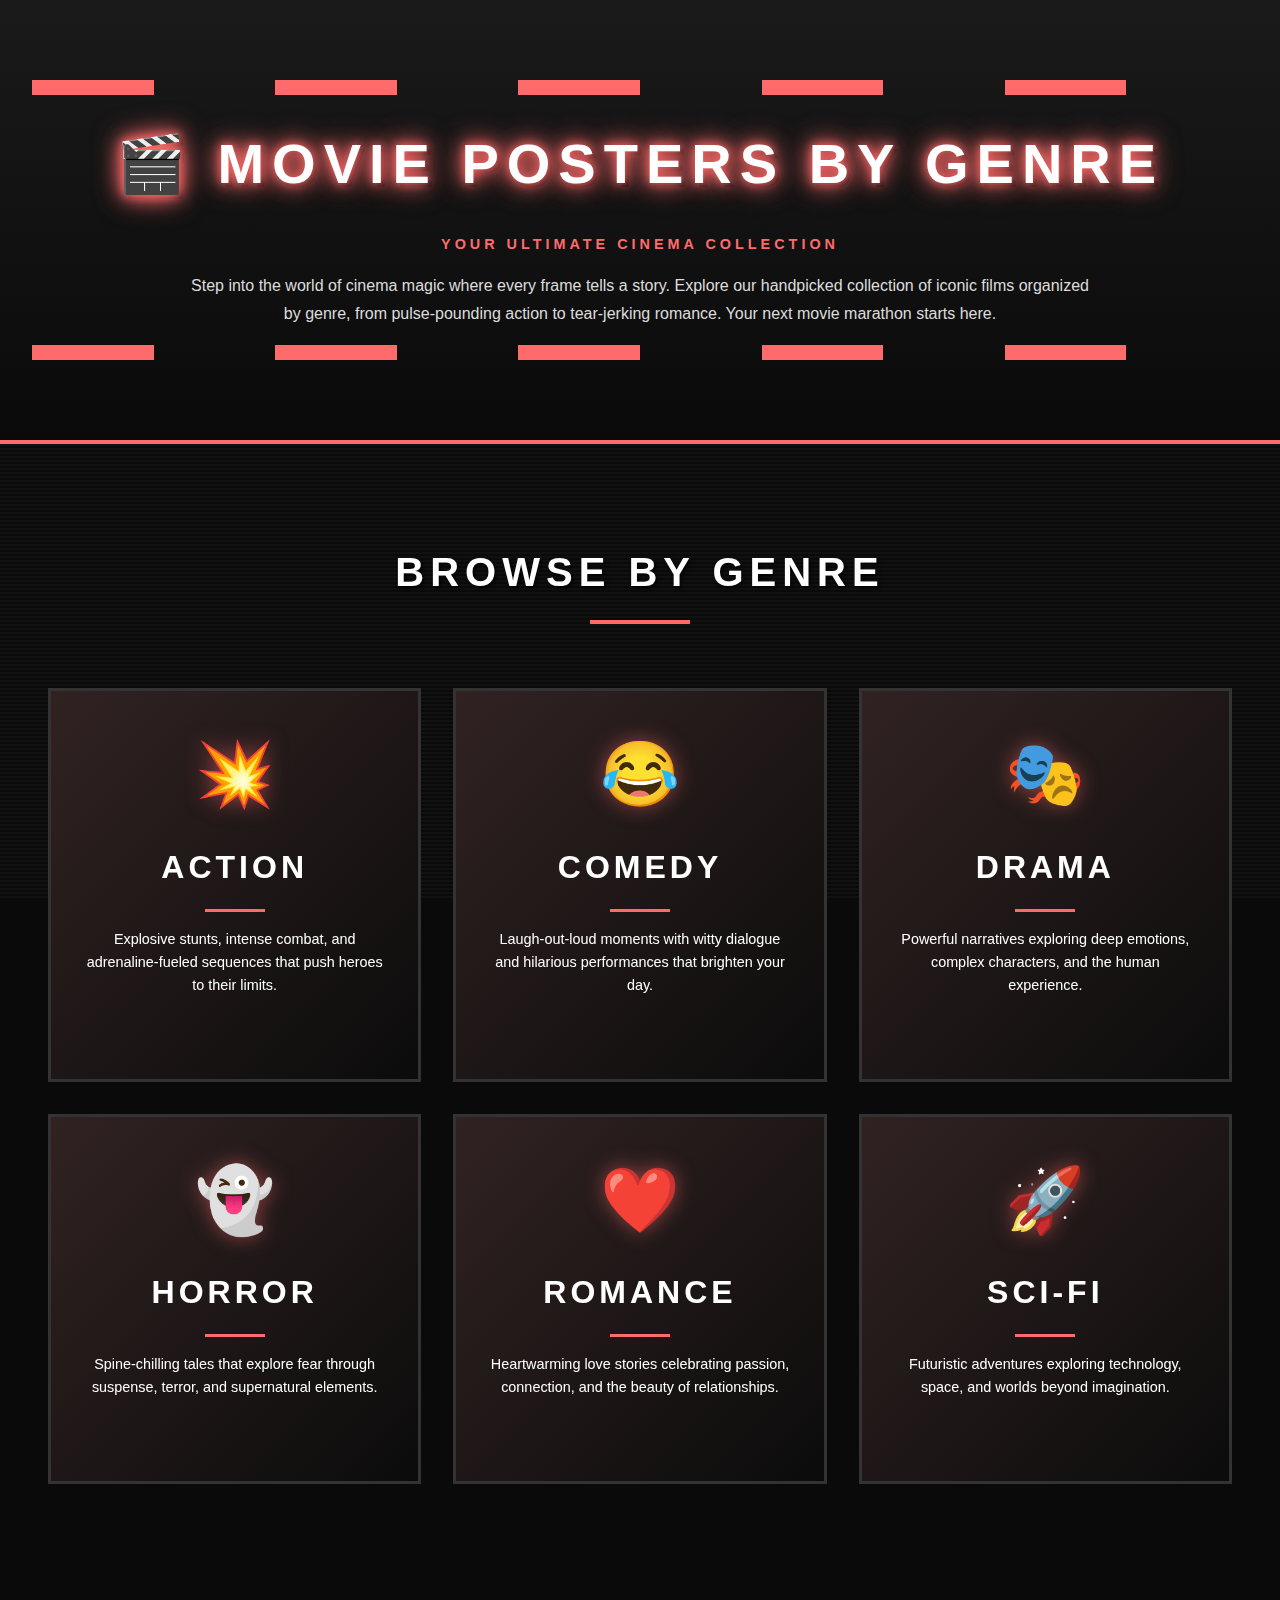
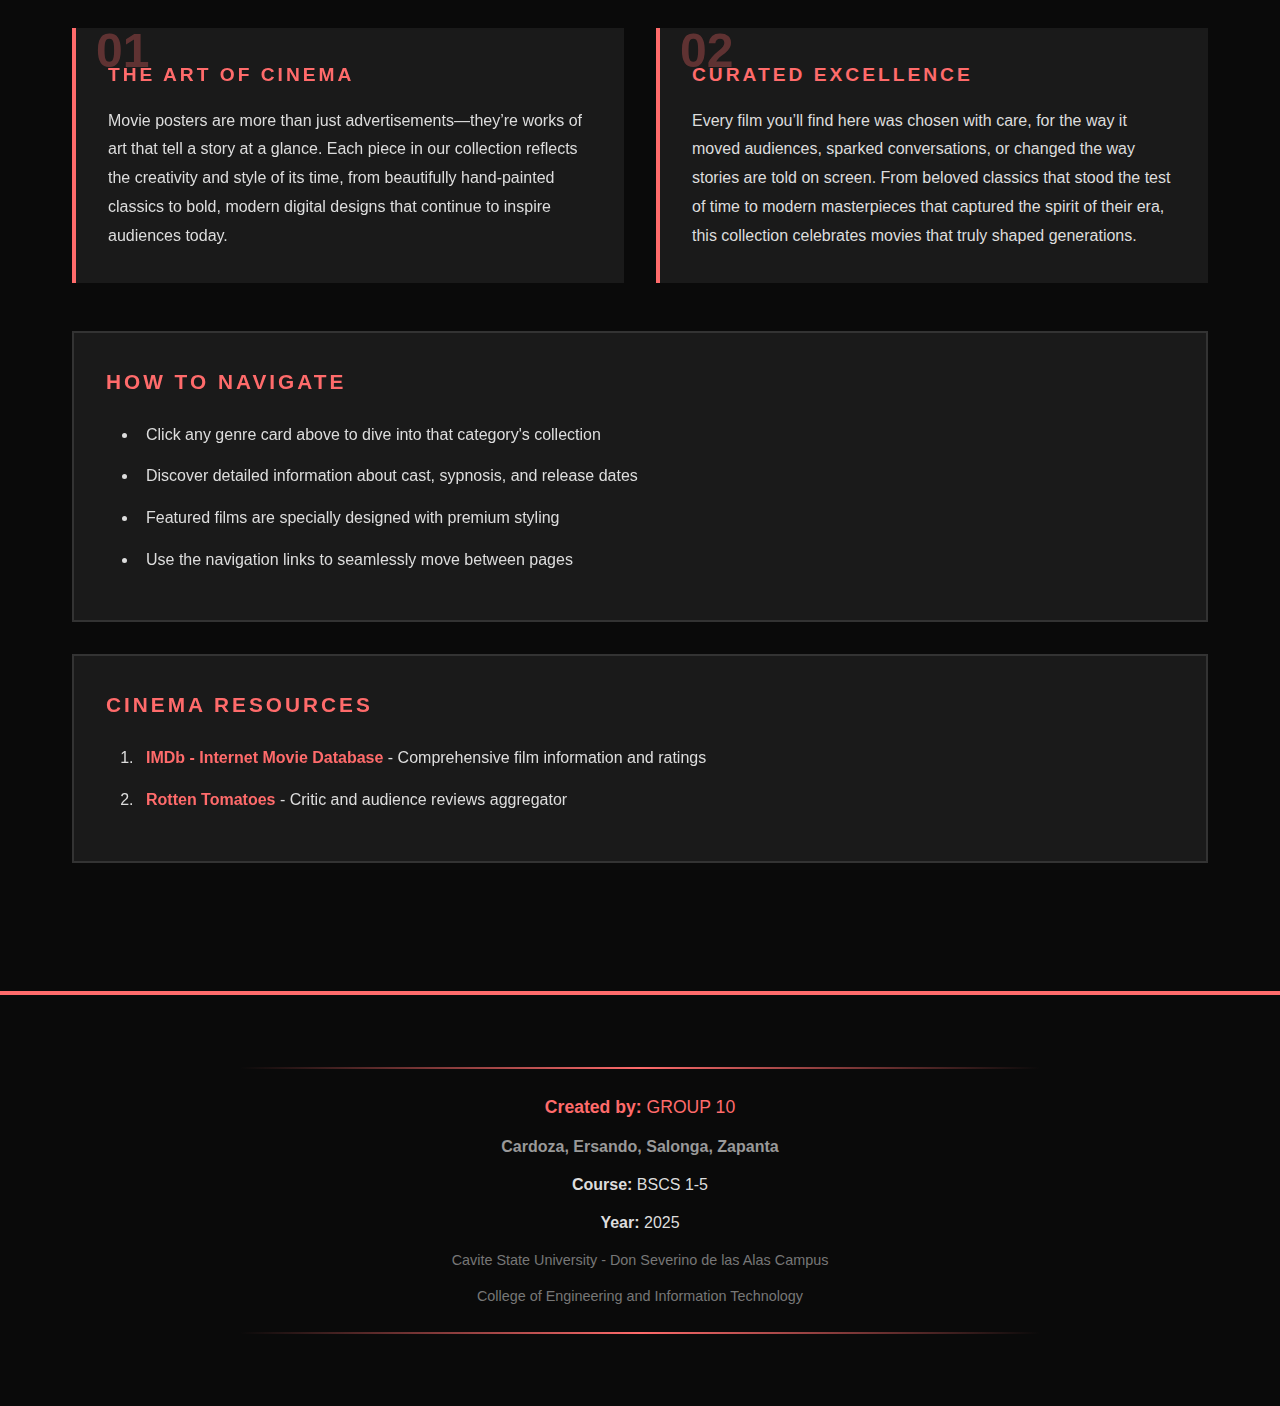
<file: index.html>
<!DOCTYPE html>
<html lang="en">
<head>
    <meta charset="UTF-8">
    <meta name="viewport" content="width=device-width, initial-scale=1.0">
    <title>Movie Posters by Genre
    </title>
    <link rel="stylesheet" href="style.css">
</head>
<body>
    <div class="cinema-grain"></div>
    
    <header>
        <div class="header-content">
            <div class="film-strip-top"></div>
            <h1>🎬 MOVIE POSTERS BY GENRE</h1>
            <div class="tagline">YOUR ULTIMATE CINEMA COLLECTION</div>
            <p class="intro">Step into the world of cinema magic where every frame tells a story. Explore our handpicked collection of iconic films organized by genre, from pulse-pounding action to tear-jerking romance. Your next movie marathon starts here.</p>
            <div class="film-strip-bottom"></div>
        </div>
    </header>

    <section class="genre-navigation">
        <h2 class="section-title">BROWSE BY GENRE</h2>
        <div class="genre-grid">
            <a href="action.html" class="genre-card action-card">
                <div class="card-overlay"></div>
                <div class="genre-content">
                    <div class="genre-icon">💥</div>
                    <h3>ACTION</h3>
                    <div class="genre-divider"></div>
                    <p>Explosive stunts, intense combat, and adrenaline-fueled sequences that push heroes to their limits.</p>
                    <span class="view-more">EXPLORE NOW →</span>
                </div>
            </a>

            <a href="comedy.html" class="genre-card comedy-card">
                <div class="card-overlay"></div>
                <div class="genre-content">
                    <div class="genre-icon">😂</div>
                    <h3>COMEDY</h3>
                    <div class="genre-divider"></div>
                    <p>Laugh-out-loud moments with witty dialogue and hilarious performances that brighten your day.</p>
                    <span class="view-more">EXPLORE NOW →</span>
                </div>
            </a>

            <a href="drama.html" class="genre-card drama-card">
                <div class="card-overlay"></div>
                <div class="genre-content">
                    <div class="genre-icon">🎭</div>
                    <h3>DRAMA</h3>
                    <div class="genre-divider"></div>
                    <p>Powerful narratives exploring deep emotions, complex characters, and the human experience.</p>
                    <span class="view-more">EXPLORE NOW →</span>
                </div>
            </a>

            <a href="horror.html" class="genre-card horror-card">
                <div class="card-overlay"></div>
                <div class="genre-content">
                    <div class="genre-icon">👻</div>
                    <h3>HORROR</h3>
                    <div class="genre-divider"></div>
                    <p>Spine-chilling tales that explore fear through suspense, terror, and supernatural elements.</p>
                    <span class="view-more">EXPLORE NOW →</span>
                </div>
            </a>

            <a href="romance.html" class="genre-card romance-card">
                <div class="card-overlay"></div>
                <div class="genre-content">
                    <div class="genre-icon">❤️</div>
                    <h3>ROMANCE</h3>
                    <div class="genre-divider"></div>
                    <p>Heartwarming love stories celebrating passion, connection, and the beauty of relationships.</p>
                    <span class="view-more">EXPLORE NOW →</span>
                </div>
            </a>

            <a href="scifi.html" class="genre-card scifi-card">
                <div class="card-overlay"></div>
                <div class="genre-content">
                    <div class="genre-icon">🚀</div>
                    <h3>SCI-FI</h3>
                    <div class="genre-divider"></div>
                    <p>Futuristic adventures exploring technology, space, and worlds beyond imagination.</p>
                    <span class="view-more">EXPLORE NOW →</span>
                </div>
            </a>
        </div>
    </section>

    <section class="website-info">
        <div class="info-container">
            <article class="info-box">
                <div class="info-number">01</div>
                <h3>THE ART OF CINEMA</h3>
                <p>Movie posters are more than just advertisements—they’re works of art that tell a story at a glance. Each piece in our collection reflects the creativity and style of its time, from beautifully hand-painted classics to bold, modern digital designs that continue to inspire audiences today.</p>
            </article>
            
            <article class="info-box">
                <div class="info-number">02</div>
                <h3>CURATED EXCELLENCE</h3>
                <p>Every film you’ll find here was chosen with care, for the way it moved audiences, sparked conversations, or changed the way stories are told on screen. From beloved classics that stood the test of time to modern masterpieces that captured the spirit of their era, this collection celebrates movies that truly shaped generations.</p>
            </article>
        </div>
        
        <div class="navigation-guide">
            <h3>HOW TO NAVIGATE</h3>
            <ul class="guide-list">
                <li>Click any genre card above to dive into that category's collection</li>
                <li>Discover detailed information about cast, sypnosis, and release dates</li>
                <li>Featured films are specially designed with premium styling</li>
                <li>Use the navigation links to seamlessly move between pages</li>
            </ul>
        </div>

        <div class="external-links">
            <h3>CINEMA RESOURCES</h3>
            <ol class="resource-list">
                <li><a href="https://www.imdb.com" target="_blank" rel="noopener">IMDb - Internet Movie Database</a> - Comprehensive film information and ratings</li>
                <li><a href="https://www.rottentomatoes.com" target="_blank" rel="noopener">Rotten Tomatoes</a> - Critic and audience reviews aggregator</li>
            </ol>
        </div>
    </section>

    <footer>
        <div class="footer-content">
            <div class="footer-line"></div>
            <p class="creator"><strong>Created by:</strong> GROUP 10</p>
            <p class="creators"><strong> Cardoza, Ersando, Salonga, Zapanta </p>
            <p class="course-info"><strong>Course:</strong> BSCS 1-5</p>
            <p class="year"><strong>Year:</strong> 2025</p>
            <p class="institution">Cavite State University - Don Severino de las Alas Campus</p>
            <p class="department">College of Engineering and Information Technology</p>
            <div class="footer-line"></div>
        </div>
    </footer>
</body>
</html>
</file>
<file: style.css>
/* Reset and Base Styles */
* {
    margin: 0;
    padding: 0;
    box-sizing: border-box;
}

body {
    font-family: 'Arial Black', 'Arial Bold', Gadget, sans-serif;
    line-height: 1.6;
    color: #fff;
    background: #0a0a0a;
    min-height: 100vh;
    position: relative;
    overflow-x: hidden;
}

/* Cinema Grain Effect */
.cinema-grain {
    position: fixed;
    top: 0;
    left: 0;
    width: 100%;
    height: 100%;
    background-image:
        repeating-linear-gradient(0deg, transparent, transparent 2px, rgba(255, 255, 255, .03) 2px, rgba(255, 255, 255, .03) 4px);
    pointer-events: none;
    z-index: 1;
}

/* Header Styles */
header {
    background: linear-gradient(180deg, #1a1a1a 0%, #0a0a0a 100%);
    color: #fff;
    padding: 4rem 2rem;
    text-align: center;
    border-bottom: 4px solid #ff6b6b;
    position: relative;
    z-index: 2;
}

.film-strip-top,
.film-strip-bottom {
    height: 15px;
    background: linear-gradient(90deg,
            #ff6b6b 0%, #ff6b6b 10%,
            transparent 10%, transparent 20%,
            #ff6b6b 20%, #ff6b6b 30%,
            transparent 30%, transparent 40%,
            #ff6b6b 40%, #ff6b6b 50%,
            transparent 50%, transparent 60%,
            #ff6b6b 60%, #ff6b6b 70%,
            transparent 70%, transparent 80%,
            #ff6b6b 80%, #ff6b6b 90%,
            transparent 90%, transparent 100%);
    margin: 1rem 0;
}

.header-content h1 {
    font-size: 3.5rem;
    letter-spacing: 8px;
    margin: 1.5rem 0;
    text-shadow:
        0 0 10px #ff6b6b,
        0 0 20px #ff6b6b,
        0 0 30px #ff6b6b,
        4px 4px 0px rgba(0, 0, 0, 0.8);
    font-weight: 900;
}

.tagline {
    font-size: 0.9rem;
    letter-spacing: 4px;
    color: #ff6b6b;
    margin-bottom: 1rem;
    font-weight: bold;
}

.intro {
    font-size: 1rem;
    max-width: 900px;
    margin: 0 auto;
    line-height: 1.8;
    font-family: Arial, sans-serif;
    font-weight: normal;
    color: #ddd;
}

/* Genre Navigation Section */
.genre-navigation {
    max-width: 1400px;
    margin: 4rem auto;
    padding: 2rem;
    position: relative;
    z-index: 2;
}

.section-title {
    text-align: center;
    font-size: 2.5rem;
    margin-bottom: 3rem;
    letter-spacing: 6px;
    color: #fff;
    text-shadow: 2px 2px 4px rgba(0, 0, 0, 0.8);
    position: relative;
}

.section-title::after {
    content: '';
    display: block;
    width: 100px;
    height: 4px;
    background: #ff6b6b;
    margin: 1rem auto;
}

.genre-grid {
    display: grid;
    grid-template-columns: repeat(auto-fit, minmax(320px, 1fr));
    gap: 2rem;
    padding: 1rem;
}

.genre-card {
    background: #1a1a1a;
    border: 3px solid #333;
    border-radius: 0;
    padding: 0;
    text-decoration: none;
    color: #fff;
    transition: all 0.4s ease;
    position: relative;
    overflow: hidden;
    min-height: 300px;
    display: flex;
    align-items: center;
    justify-content: center;
}

.card-overlay {
    position: absolute;
    top: 0;
    left: 0;
    width: 100%;
    height: 100%;
    background: linear-gradient(135deg, rgba(255, 107, 107, 0.1) 0%, rgba(10, 10, 10, 0.9) 100%);
    transition: all 0.4s ease;
}

.genre-content {
    position: relative;
    z-index: 2;
    text-align: center;
    padding: 2rem;
}

.genre-icon {
    font-size: 4rem;
    margin-bottom: 1rem;
    filter: drop-shadow(0 0 10px rgba(255, 107, 107, 0.5));
}

.genre-card h3 {
    font-size: 2rem;
    letter-spacing: 4px;
    margin-bottom: 1rem;
    font-weight: 900;
}

.genre-divider {
    width: 60px;
    height: 3px;
    background: #ff6b6b;
    margin: 1rem auto;
}

.genre-card p {
    font-size: 0.9rem;
    line-height: 1.6;
    font-family: Arial, sans-serif;
    font-weight: normal;
    margin-bottom: 1.5rem;
}

.view-more {
    display: inline-block;
    font-size: 0.85rem;
    letter-spacing: 2px;
    font-weight: bold;
    color: #ff6b6b;
    opacity: 0;
    transform: translateY(10px);
    transition: all 0.4s ease;
}

.genre-card:hover {
    transform: translateY(-10px);
    border-color: #ff6b6b;
    box-shadow:
        0 10px 40px rgba(255, 107, 107, 0.3),
        inset 0 0 100px rgba(255, 107, 107, 0.1);
}

.genre-card:hover .card-overlay {
    background: linear-gradient(135deg, rgba(255, 107, 107, 0.3) 0%, rgba(10, 10, 10, 0.7) 100%);
}

.genre-card:hover .view-more {
    opacity: 1;
    transform: translateY(0);
}

/* Different accent colors for each genre */
.action-card:hover {
    border-color: #ff6b6b;
}

.comedy-card:hover {
    border-color: #ffd93d;
}

.drama-card:hover {
    border-color: #6bcf7f;
}

.horror-card:hover {
    border-color: #a855f7;
}

.romance-card:hover {
    border-color: #ff69b4;
}

.scifi-card:hover {
    border-color: #00d4ff;
}

/* Website Info Section */
.website-info {
    max-width: 1200px;
    margin: 4rem auto;
    padding: 2rem;
    position: relative;
    z-index: 2;
}

.info-container {
    display: flex;
    gap: 2rem;
    margin-bottom: 3rem;
    flex-wrap: wrap;
}

.info-box {
    flex: 1;
    min-width: 300px;
    background: #1a1a1a;
    border-left: 4px solid #ff6b6b;
    padding: 2rem;
    position: relative;
}

.info-number {
    position: absolute;
    top: -15px;
    left: 20px;
    font-size: 3rem;
    font-weight: 900;
    color: #ff6b6b;
    opacity: 0.3;
}

.info-box h3 {
    color: #ff6b6b;
    margin-bottom: 1rem;
    letter-spacing: 3px;
    font-size: 1.2rem;
}

.info-box p {
    color: #ddd;
    font-family: Arial, sans-serif;
    font-weight: normal;
    line-height: 1.8;
}

.navigation-guide,
.external-links {
    background: #1a1a1a;
    padding: 2rem;
    margin-bottom: 2rem;
    border: 2px solid #333;
}

.navigation-guide h3,
.external-links h3 {
    color: #ff6b6b;
    margin-bottom: 1.5rem;
    letter-spacing: 3px;
    font-size: 1.3rem;
}

.guide-list,
.resource-list {
    margin-left: 2rem;
}

.guide-list li,
.resource-list li {
    margin-bottom: 1rem;
    padding-left: 0.5rem;
    color: #ddd;
    font-family: Arial, sans-serif;
    font-weight: normal;
}

a {
    color: #ff6b6b;
    text-decoration: none;
    transition: all 0.3s ease;
    font-weight: bold;
}

a:hover {
    color: #fff;
    text-shadow: 0 0 10px #ff6b6b;
}

/* Movie Grid Styles (for genre pages) */
.movie-grid {
    display: grid;
    grid-template-columns: repeat(auto-fit, minmax(300px, 1fr));
    gap: 2.5rem;
    padding: 2rem;
}

.movie-card {
    background: #1a1a1a;
    border: 3px solid #333;
    overflow: hidden;
    transition: all 0.4s ease;
    position: relative;
}

.movie-card:hover {
    transform: scale(1.05);
    border-color: #ff6b6b;
    box-shadow: 0 10px 40px rgba(255, 107, 107, 0.4);
}

.movie-card.featured {
    grid-column: span 2;
    background: linear-gradient(135deg, #2a1a1a 0%, #1a0a0a 100%);
    border: 4px solid #ff6b6b;
    box-shadow: 0 0 30px rgba(255, 107, 107, 0.5);
}

.movie-poster {
    width: 100%;
    height: 450px;
    background: linear-gradient(135deg, #2a2a2a 0%, #1a1a1a 100%);
    display: flex;
    align-items: center;
    justify-content: center;
    color: #666;
    font-size: 1.3rem;
    font-weight: bold;
    letter-spacing: 2px;
    border-bottom: 3px solid #ff6b6b;
}

.movie-info {
    padding: 2rem;
}

.movie-info h3 {
    color: #ff6b6b;
    margin-bottom: 0.5rem;
    font-size: 1.7rem;
    letter-spacing: 2px;
}

.movie-year {
    color: #999;
    font-style: italic;
    margin-bottom: 1.5rem;
    font-size: 0.9rem;
}

.movie-cast {
    margin: 1.5rem 0;
    border-top: 2px solid #333;
    padding-top: 1rem;
}

.movie-cast h4 {
    color: #ff6b6b;
    margin-bottom: 0.8rem;
    font-size: 1rem;
    letter-spacing: 2px;
}

.movie-cast ul {
    list-style: none;
    margin-left: 0;
}

.movie-cast ul li {
    color: #ddd;
    margin-bottom: 0.5rem;
    padding-left: 1.5rem;
    position: relative;
    font-family: Arial, sans-serif;
    font-weight: normal;
}

.movie-cast ul li::before {
    content: '▸';
    position: absolute;
    left: 0;
    color: #ff6b6b;
}

.movie-synopsis {
    line-height: 1.8;
    color: #ccc;
    font-family: Arial, sans-serif;
    font-weight: normal;
}

/* Genre Page Styles */
.genre-header {
    background: linear-gradient(180deg, #1a1a1a 0%, #0a0a0a 100%);
    color: #fff;
    padding: 3rem 2rem;
    text-align: center;
    margin-bottom: 3rem;
    border-bottom: 4px solid #ff6b6b;
}

/* Streaming Layout Styles */
.genre-header-streaming {
    background: linear-gradient(180deg, rgba(10, 10, 10, 0.95) 0%, rgba(10, 10, 10, 0.8) 100%);
    color: #fff;
    padding: 2rem;
    text-align: center;
    position: relative;
}

.back-link-top {
    position: absolute;
    left: 2rem;
    top: 2rem;
    padding: 0.8rem 1.5rem;
    background: transparent;
    color: #ff6b6b;
    border: 2px solid #ff6b6b;
    text-decoration: none;
    font-weight: bold;
    letter-spacing: 2px;
    transition: all 0.3s ease;
    font-size: 0.9rem;
}

.back-link-top:hover {
    background: #ff6b6b;
    color: #0a0a0a;
}

.streaming-section {
    max-width: 1400px;
    margin: 2rem auto;
    padding: 2rem;
    position: relative;
    z-index: 2;
}

.trending-title {
    font-size: 2rem;
    letter-spacing: 4px;
    margin-bottom: 2rem;
    color: #fff;
}

.streaming-grid {
    display: grid;
    grid-template-columns: repeat(auto-fill, minmax(250px, 1fr));
    gap: 1.5rem;
}

.streaming-card {
    background: #1a1a1a;
    border-radius: 8px;
    overflow: hidden;
    cursor: pointer;
    transition: all 0.3s ease;
    border: 2px solid transparent;
}

.streaming-card:hover {
    transform: scale(1.05);
    border-color: #ff6b6b;
    box-shadow: 0 8px 25px rgba(255, 107, 107, 0.4);
}

.streaming-poster {
    width: 100%;
    height: 350px;
    background: linear-gradient(135deg, #2a2a2a 0%, #1a1a1a 100%);
    display: flex;
    align-items: center;
    justify-content: center;
    color: #666;
    font-size: 1rem;
    font-weight: bold;
    letter-spacing: 1px;
    text-align: center;
    padding: 0;
    overflow: hidden;
    border-radius: 8px 8px 0 0;
}

.streaming-poster img {
    width: 100%;
    height: 100%;
    object-fit: cover;
    object-position: center;
    display: block;
}

.streaming-poster-img {
    width: 100%;
    height: 350px;
    object-fit: cover;
    object-position: center;
    display: block;
    border-radius: 8px 8px 0 0;
}

.streaming-info {
    padding: 1rem;
}

.streaming-info h3 {
    color: #fff;
    font-size: 1.1rem;
    margin-bottom: 0.8rem;
    letter-spacing: 1px;
}

.watch-btn {
    background: #ff6b6b;
    color: #fff;
    border: none;
    padding: 0.6rem 1.2rem;
    border-radius: 4px;
    cursor: pointer;
    font-weight: bold;
    letter-spacing: 1px;
    transition: all 0.3s ease;
    width: 100%;
}

.watch-btn:hover {
    background: #ff5252;
    box-shadow: 0 4px 12px rgba(255, 107, 107, 0.4);
}

/* Modal Styles */
.modal {
    display: none;
    position: fixed;
    z-index: 1000;
    left: 0;
    top: 0;
    width: 100%;
    height: 100%;
    overflow: auto;
    background-color: rgba(0, 0, 0, 0.95);
}

.modal-content {
    background: linear-gradient(135deg, #1a1a1a 0%, #0a0a0a 100%);
    margin: 3% auto;
    padding: 0;
    border: 3px solid #ff6b6b;
    width: 90%;
    max-width: 1200px;
    border-radius: 12px;
    position: relative;
    animation: modalSlideIn 0.4s ease;
}

@keyframes modalSlideIn {
    from {
        transform: translateY(-50px);
        opacity: 0;
    }

    to {
        transform: translateY(0);
        opacity: 1;
    }
}

.close {
    color: #ff6b6b;
    position: absolute;
    right: 25px;
    top: 15px;
    font-size: 40px;
    font-weight: bold;
    cursor: pointer;
    z-index: 10;
    transition: all 0.3s ease;
}

.close:hover {
    color: #fff;
    text-shadow: 0 0 10px #ff6b6b;
}

.modal-layout {
    display: flex;
    gap: 2rem;
    padding: 2rem;
}

.modal-poster {
    flex: 0 0 350px;
    width: 350px;
    height: 500px;
    background: #000;
    display: flex;
    align-items: center;
    justify-content: center;
    color: #666;
    font-size: 1.2rem;
    font-weight: bold;
    letter-spacing: 2px;
    border: 3px solid #333;
    text-align: center;
    padding: 0;
    overflow: hidden;
}

.modal-poster img {
    width: 100%;
    height: 100%;
    object-fit: contain;
    object-position: center;
    display: block;
}

.modal-poster-img {
    flex: 0 0 350px;
    width: 350px;
    height: 500px;
    object-fit: contain;
    object-position: center;
    border: 3px solid #333;
    background: #000;
}

.modal-details {
    flex: 1;
    color: #fff;
}

.modal-details h2 {
    color: #ff6b6b;
    font-size: 2.5rem;
    letter-spacing: 3px;
    margin-bottom: 0.5rem;
}

.modal-year {
    color: #999;
    font-size: 1.1rem;
    margin-bottom: 2rem;
    font-family: Arial, sans-serif;
}

.modal-cast {
    margin: 2rem 0;
    border-top: 2px solid #333;
    border-bottom: 2px solid #333;
    padding: 1.5rem 0;
}

.modal-cast h4 {
    color: #ff6b6b;
    margin-bottom: 1rem;
    font-size: 1.1rem;
    letter-spacing: 2px;
}

.modal-cast ul {
    list-style: none;
    margin-left: 0;
}

.modal-cast ul li {
    color: #ddd;
    margin-bottom: 0.7rem;
    padding-left: 1.5rem;
    position: relative;
    font-family: Arial, sans-serif;
    font-weight: normal;
}

.modal-cast ul li::before {
    content: '▸';
    position: absolute;
    left: 0;
    color: #ff6b6b;
}

.modal-synopsis {
    line-height: 1.9;
    color: #ccc;
    font-family: Arial, sans-serif;
    font-weight: normal;
    font-size: 1rem;
}

.genre-header h1 {
    font-size: 3.5rem;
    margin-bottom: 1rem;
    letter-spacing: 6px;
    text-shadow:
        0 0 10px #ff6b6b,
        0 0 20px #ff6b6b,
        4px 4px 0px rgba(0, 0, 0, 0.8);
}

.genre-description {
    font-size: 1.1rem;
    max-width: 900px;
    margin: 0 auto;
    font-family: Arial, sans-serif;
    font-weight: normal;
    color: #ddd;
}

.back-link {
    display: inline-block;
    margin: 2rem;
    padding: 1rem 2.5rem;
    background: transparent;
    color: #ff6b6b;
    border: 3px solid #ff6b6b;
    text-decoration: none;
    font-weight: bold;
    letter-spacing: 2px;
    transition: all 0.3s ease;
}

.back-link:hover {
    background: #ff6b6b;
    color: #0a0a0a;
    box-shadow: 0 0 20px rgba(255, 107, 107, 0.5);
    transform: translateX(-5px);
}

/* Footer Styles */
footer {
    background: #0a0a0a;
    color: #999;
    text-align: center;
    padding: 3rem 2rem;
    margin-top: 4rem;
    border-top: 4px solid #ff6b6b;
    position: relative;
    z-index: 2;
}

.footer-content {
    max-width: 800px;
    margin: 0 auto;
}

.footer-line {
    height: 2px;
    background: linear-gradient(90deg, transparent 0%, #ff6b6b 50%, transparent 100%);
    margin: 1.5rem 0;
}

footer p {
    margin: 0.8rem 0;
    font-family: Arial, sans-serif;
    font-weight: normal;
}

.creator {
    color: #ff6b6b;
    font-size: 1.1rem;
}

.course-info,
.year {
    color: #ddd;
}

.institution,
.department {
    color: #777;
    font-size: 0.9rem;
}

/* Responsive Design */
@media (max-width: 768px) {
    .header-content h1 {
        font-size: 2rem;
        letter-spacing: 4px;
    }

    .genre-grid {
        grid-template-columns: 1fr;
    }

    .movie-card.featured {
        grid-column: span 1;
    }

    .info-container {
        flex-direction: column;
    }

    .section-title {
        font-size: 1.8rem;
    }

    .streaming-grid {
        grid-template-columns: repeat(auto-fill, minmax(150px, 1fr));
        gap: 1rem;
    }

    .modal-layout {
        flex-direction: column;
    }

    .modal-poster {
        flex: 0 0 auto;
        width: 100%;
        height: 400px;
    }

    .modal-poster-img {
        width: 100%;
        height: 400px;
    }

    .modal-content {
        width: 95%;
        margin: 5% auto;
    }

    .back-link-top {
        position: static;
        display: inline-block;
        margin-bottom: 1rem;
    }
}
</file>
